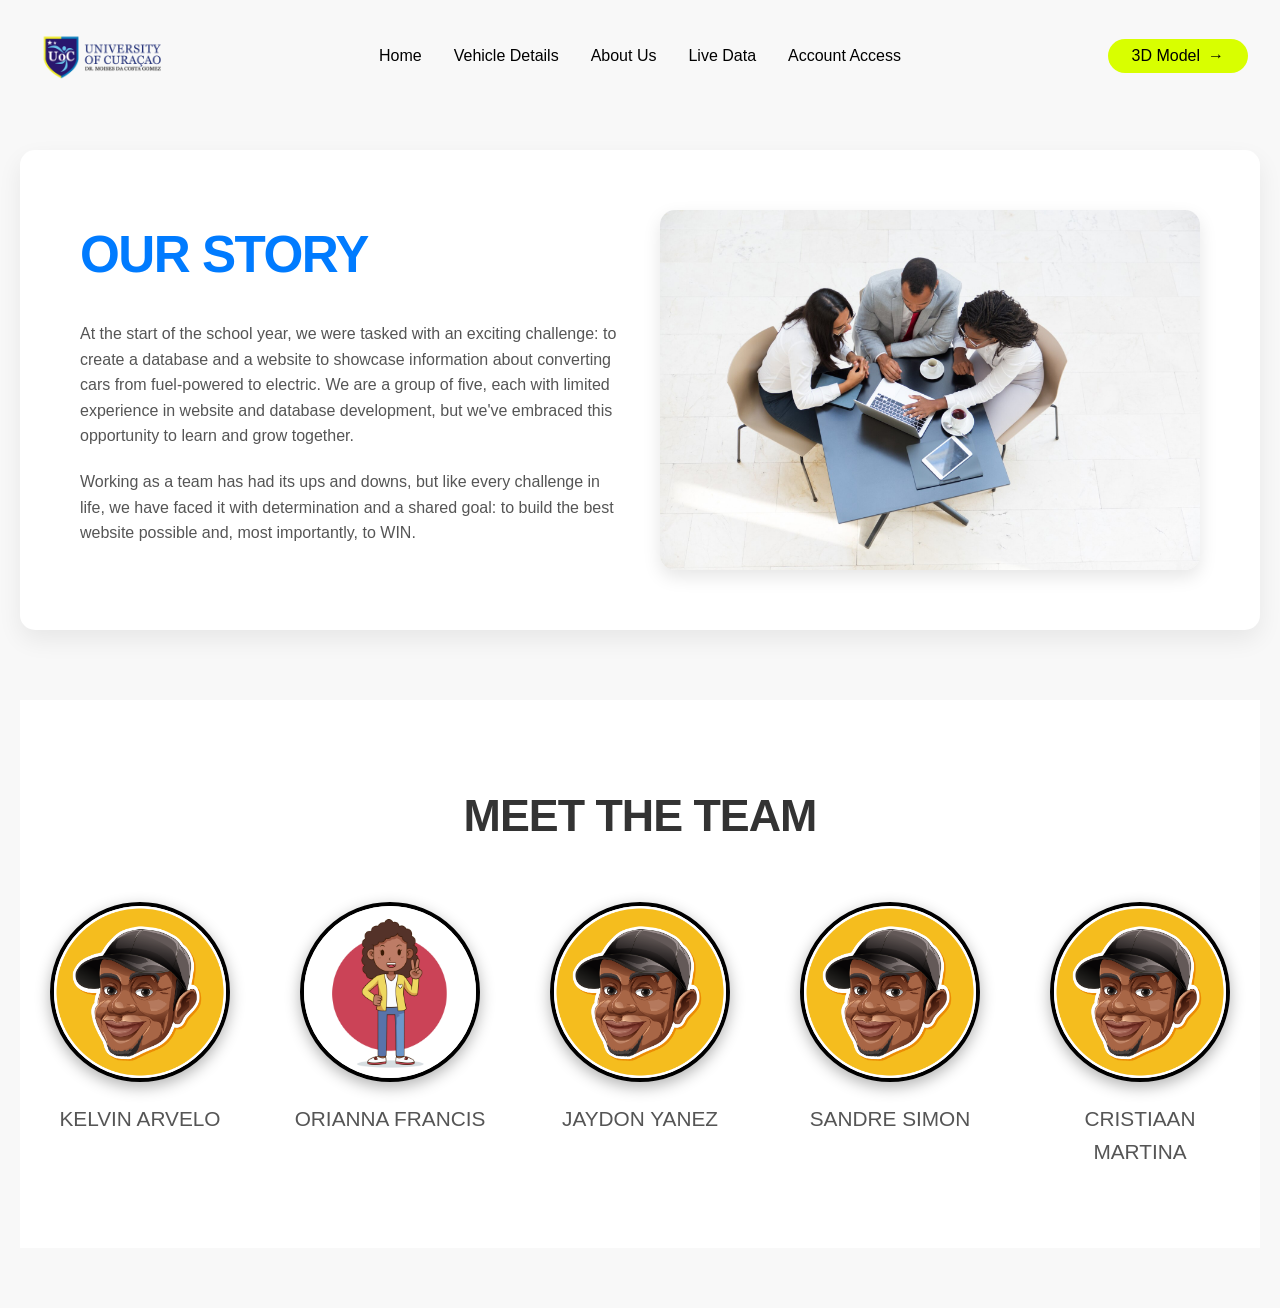
<file: project 3/about.html>
<!DOCTYPE html>
<html lang="en">
<head>
    <meta charset="UTF-8">
    <meta name="viewport" content="width=device-width, initial-scale=1.0">
    <title>Best Evolutions: Fuel to Future | About Us</title>
    <link rel="icon" type="image/png" href="assets/images/icons8-eco-fuel-100.png">
    <link rel="stylesheet" href="assets/css/reset.css">
    <link rel="stylesheet" href="assets/css/header.css">
    <link rel="stylesheet" href="assets/css/about.css"> <!-- We'll create this CSS file -->
</head>
<body>
    <nav class="custom-header">
        <div class="logo">
            <img src="assets/images/uoc-logo.png" alt="University of Curacao Logo" class="uoc-logo">
        </div>
        <ul class="nav-container">
            <li><a href="index.html" class="nav-item">Home</a></li>
            <li><a href="cardetails.html" class="nav-item">Vehicle Details</a></li> <!-- Changed "Car Details" -->
            <li><a href="about.html" class="nav-item">About Us</a></li>
            <li><a href="realtime.html" class="nav-item">Live Data</a></li>     <!-- Added "Live Data" link -->
            <li><a href="login.html" class="nav-item">Account Access</a></li> <!-- Changed "Sign In/Sign Up" -->
        </ul>
        <a href="3dmodel.html" class="three-d-btn">3D Model <span class="arrow">→</span></a>
    </nav>

    <main class="about-us-page">
        <section class="our-story">
            <div class="story-content">
                <h1>OUR STORY</h1>
                <p>At the start of the school year, we were tasked with an exciting challenge: to create a database and a website to showcase information about converting cars from fuel-powered to electric. We are a group of five, each with limited experience in website and database development, but we've embraced this opportunity to learn and grow together.</p>
                <p>Working as a team has had its ups and downs, but like every challenge in life, we have faced it with determination and a shared goal: to build the best website possible and, most importantly, to WIN.</p>
            </div>
            <div class="story-image">
                <img src="assets/images/group2.jpg" alt="Team Meeting" class="story-img">
            </div>
        </section>
        <section class="meet-the-team">
            <h2>MEET THE TEAM</h2>
            <div class="team-grid">
                <div class="team-member">
                    <img src="assets/images/persoon2.jpg" alt="Kelvin Arvelo" class="member-image">
                    <h3>KELVIN ARVELO</h3>
                </div>
                <div class="team-member">
                    <img src="assets/images/persoon1.jpg" alt="Orianna Francis" class="member-image">
                    <h3>ORIANNA FRANCIS</h3>
                </div>
                <div class="team-member">
                    <img src="assets/images/persoon2.jpg" alt="Jaydon Yanez" class="member-image">
                    <h3>JAYDON YANEZ</h3>
                </div>
                <div class="team-member">
                    <img src="assets/images/persoon2.jpg" alt="Sandre Simon" class="member-image">
                    <h3>SANDRE SIMON</h3>
                </div>
                <div class="team-member">
                    <img src="assets/images/persoon2.jpg" alt="Cristiaan Martina" class="member-image">
                    <h3>CRISTIAAN MARTINA</h3>
                </div>
            </div>
        </section>
    </main>
</body>
</html>
</file>
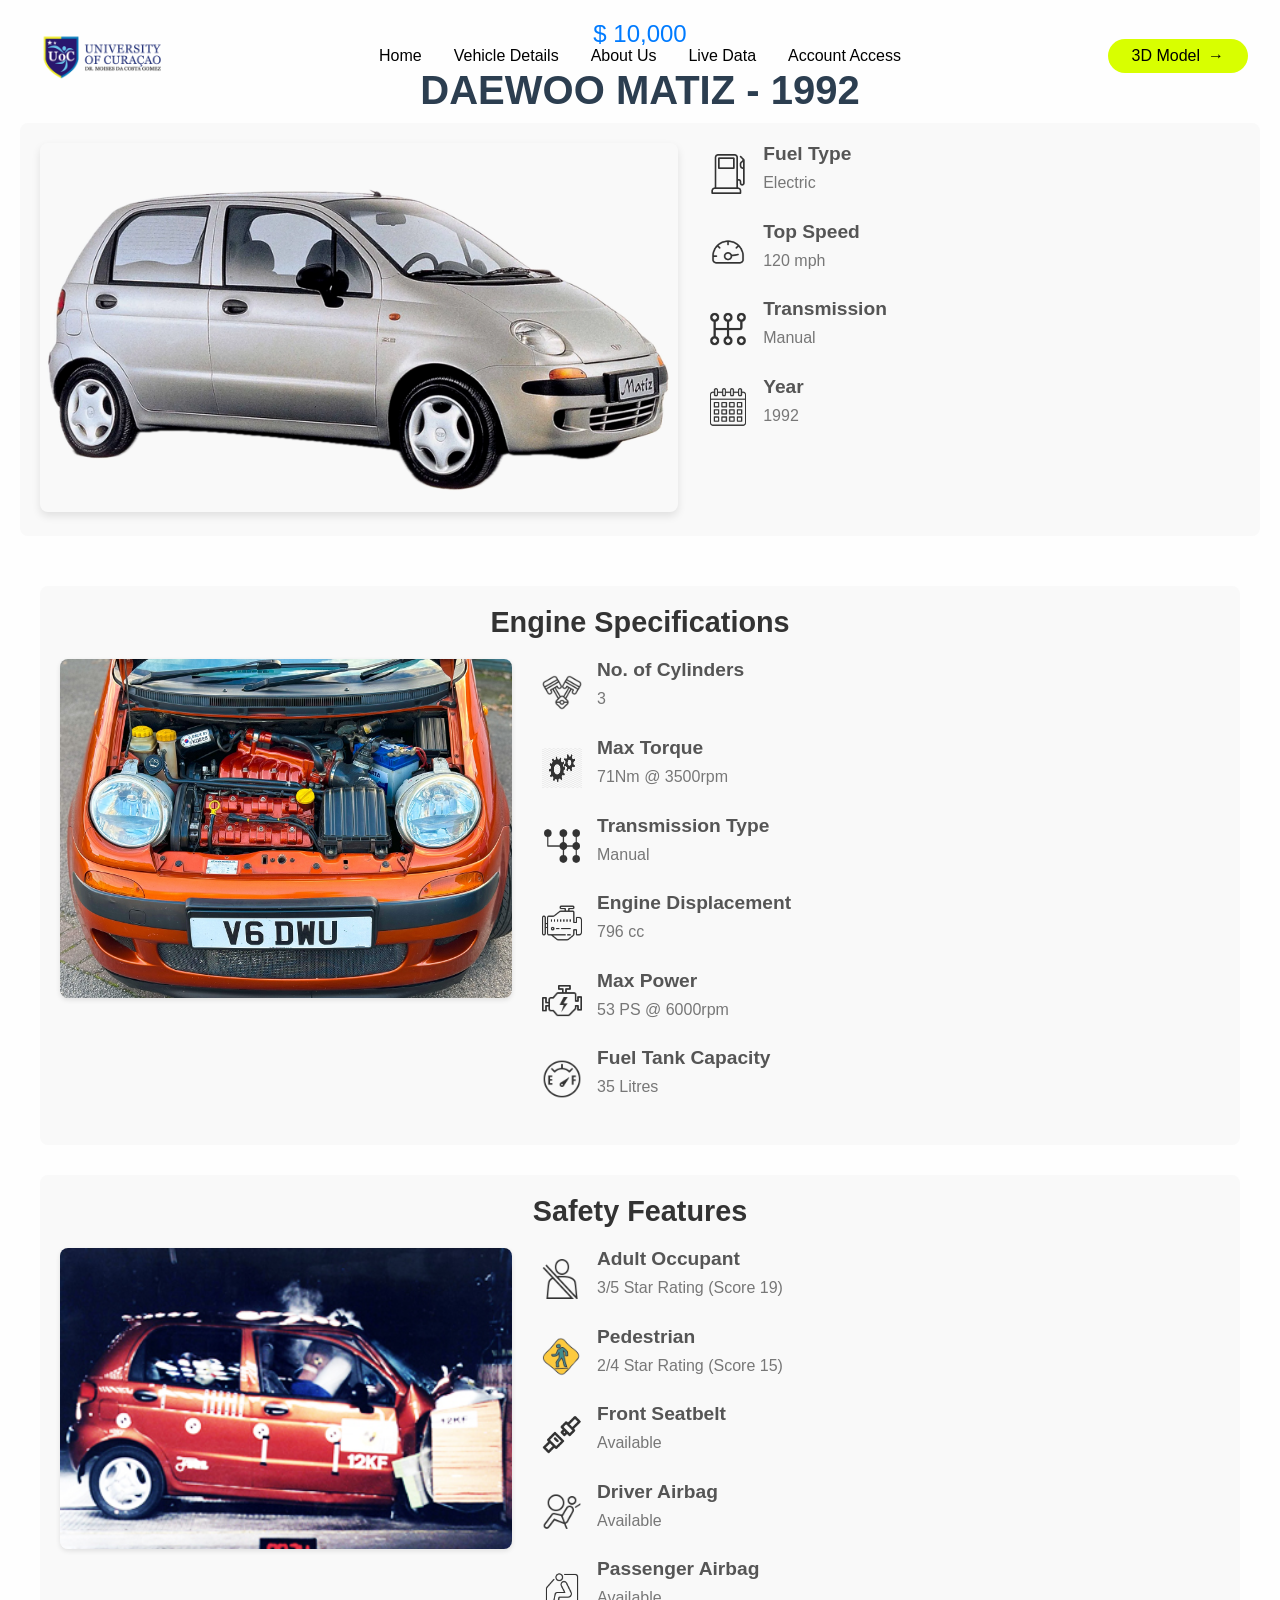
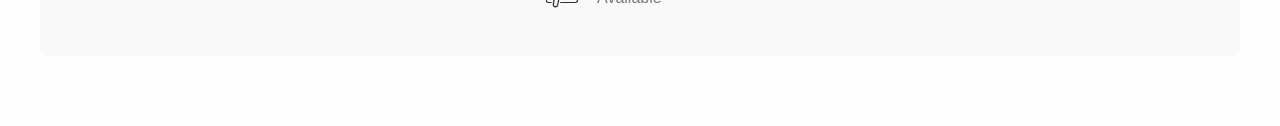
<file: project 3/cardetails.html>
<!DOCTYPE html>
<html lang="en">
<head>
    <meta charset="UTF-8">
    <meta name="viewport" content="width=device-width, initial-scale=1.0">
    <title>Best Evolutions: Fuel to Future | Car Details</title>
    <link rel="icon" type="image/png" href="assets/images/icons8-eco-fuel-100.png">
    <link rel="stylesheet" href="assets/css/reset.css">
    <link rel="stylesheet" href="assets/css/header.css">
    <link rel="stylesheet" href="assets/css/cardetails.css">
</head>
<body>
    <nav class="custom-header">
        <div class="logo">
            <img src="assets/images/uoc-logo.png" alt="University of Curacao Logo" class="uoc-logo">
        </div>
        <ul class="nav-container">
            <li><a href="index.html" class="nav-item">Home</a></li>
            <li><a href="cardetails.html" class="nav-item">Vehicle Details</a></li> <!-- Changed "Car Details" -->
            <li><a href="about.html" class="nav-item">About Us</a></li>
            <li><a href="realtime.html" class="nav-item">Live Data</a></li>     <!-- Added "Live Data" link -->
            <li><a href="login.html" class="nav-item">Account Access</a></li> <!-- Changed "Sign In/Sign Up" -->
        </ul>
        <a href="3dmodel.html" class="three-d-btn">3D Model <span class="arrow">→</span></a>
    </nav>

    <main class="car-details">
        <div class="car-info">
            <div class="price">$ 10,000</div>
            <h1>DAEWOO MATIZ - 1992</h1>
        </div>
        <div class="content-wrapper">
            <div class="car-image">
                <img src="assets/images/daewoo-matiz.png" alt="Daewoo Matiz 1992">
            </div>
            <div class="specifications">
                <div class="spec-item">
                    <img src="assets/images/fuel-icon.png" alt="Fuel Type">
                    <div class="spec-info">
                        <h3>Fuel Type</h3>
                        <p>Electric</p>
                    </div>
                </div>
                <div class="spec-item">
                    <img src="assets/images/speed-icon.png" alt="Top Speed">
                    <div class="spec-info">
                        <h3>Top Speed</h3>
                        <p>120 mph</p>
                    </div>
                </div>
                <div class="spec-item">
                    <img src="assets/images/transmission-icon.png" alt="Transmission">
                    <div class="spec-info">
                        <h3>Transmission</h3>
                        <p>Manual</p>
                    </div>
                </div>
                <div class="spec-item">
                    <img src="assets/images/year-icon.png" alt="Year">
                    <div class="spec-info">
                        <h3>Year</h3>
                        <p>1992</p>
                    </div>
                </div>
            </div>
        </div>
        <div class="additional-info">
            <section class="engine-specs detail-section">
                <h2>Engine Specifications</h2>
                <div class="detail-section-content">
                    <div class="detail-image">
                        <img src="assets/images/daewoo-matiz-enginebay.jpeg" alt="Daewoo Matiz Engine" class="feature-image">
                    </div>
                    <div class="detail-info">
                        <div class="specs-grid">
                            <div class="spec-item">
                                <img src="assets/images/cylinder-icon.png" alt="Cylinder Icon">
                                <div class="spec-info">
                                    <h3>No. of Cylinders</h3>
                                    <p>3</p>
                                </div>
                            </div>
                            <div class="spec-item">
                                <img src="assets/images/torque-icon.png" alt="Torque Icon">
                                <div class="spec-info">
                                    <h3>Max Torque</h3>
                                    <p>71Nm @ 3500rpm</p>
                                </div>
                            </div>
                            <div class="spec-item">
                                <img src="assets/images/icons8-transmission-64.png" alt="Transmission Icon">
                                <div class="spec-info">
                                    <h3>Transmission Type</h3>
                                    <p>Manual</p>
                                </div>
                            </div>
                            <div class="spec-item">
                                <img src="assets/images/icons8-engine-64.png" alt="Engine Icon">
                                <div class="spec-info">
                                    <h3>Engine Displacement</h3>
                                    <p>796 cc</p>
                                </div>
                            </div>
                            <div class="spec-item">
                                <img src="assets/images/icons8-engine-50.png" alt="Power Icon">
                                <div class="spec-info">
                                    <h3>Max Power</h3>
                                    <p>53 PS @ 6000rpm</p>
                                </div>
                            </div>
                            <div class="spec-item">
                                <img src="assets/images/icons8-full-tank-50.png" alt="Fuel Tank Icon">
                                <div class="spec-info">
                                    <h3>Fuel Tank Capacity</h3>
                                    <p>35 Litres</p>
                                </div>
                            </div>
                        </div>
                    </div>
                </div>
            </section>

            <section class="safety-specs detail-section">
                <h2>Safety Features</h2>
                <div class="detail-section-content">
                    <div class="detail-image">
                        <img src="assets/images/daewoo-matiz-frontcrashtest.jpg" alt="Daewoo Matiz Crash Test" class="feature-image">
                    </div>
                    <div class="detail-info">
                        <div class="specs-grid">
                            <div class="spec-item">
                                <img src="assets/images/icons8-passenger-50.png" alt="Adult Rating Icon">
                                <div class="spec-info">
                                    <h3>Adult Occupant</h3>
                                    <p>3/5 Star Rating (Score 19)</p>
                                </div>
                            </div>
                            <div class="spec-item">
                                <img src="assets/images/icons8-pedestrian-96.png" alt="Pedestrian Rating Icon">
                                <div class="spec-info">
                                    <h3>Pedestrian</h3>
                                    <p>2/4 Star Rating (Score 15)</p>
                                </div>
                            </div>
                            <div class="spec-item">
                                <img src="assets/images/icons8-safety-belt-64.png" alt="Seatbelt Icon">
                                <div class="spec-info">
                                    <h3>Front Seatbelt</h3>
                                    <p>Available</p>
                                </div>
                            </div>
                            <div class="spec-item">
                                <img src="assets/images/icons8-airbag-50.png" alt="Driver Airbag Icon">
                                <div class="spec-info">
                                    <h3>Driver Airbag</h3>
                                    <p>Available</p>
                                </div>
                            </div>
                            <div class="spec-item">
                                <img src="assets/images/icons8-passenger-airbag-64.png" alt="Passenger Airbag Icon">
                                <div class="spec-info">
                                    <h3>Passenger Airbag</h3>
                                    <p>Available</p>
                                </div>
                            </div>
                        </div>
                    </div>
                </div>
            </section>
        </div>
    </main>
</body>
</html>
</file>
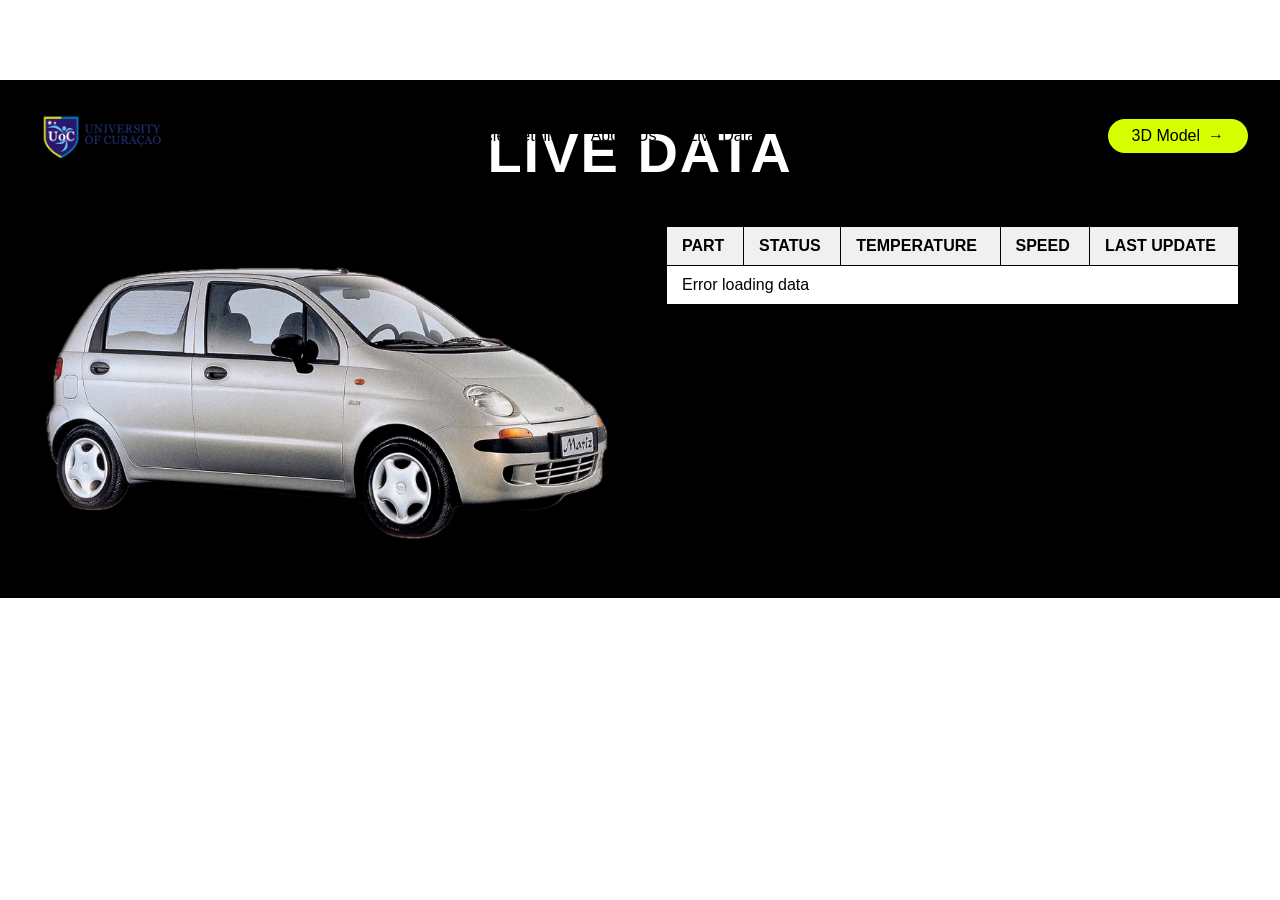
<file: project 3/realtime.html>
<!DOCTYPE html>
<html lang="en">
<head>
    <meta charset="UTF-8">
    <meta name="viewport" content="width=device-width, initial-scale=1.0">
    <title>Best Evolutions: Fuel to Future | Live Data</title>
    <link rel="icon" type="image/png" href="assets/images/icons8-eco-fuel-100.png">
    <link rel="stylesheet" href="assets/css/reset.css">
    <link rel="stylesheet" href="assets/css/header.css">
    <link rel="stylesheet" href="assets/css/realtime.css"> <!-- Link to realtime.css -->
</head>
<body>
    <nav class="custom-header">
        <div class="logo">
            <img src="assets/images/uoc-logo.png" alt="University of Curacao Logo" class="uoc-logo">
        </div>
        <ul class="nav-container">
            <li><a href="index.html" class="nav-item">Home</a></li>
            <li><a href="cardetails.html" class="nav-item">Vehicle Details</a></li>
            <li><a href="about.html" class="nav-item">About Us</a></li>
            <li><a href="realtime.html" class="nav-item active">Live Data</a></li>
            <li><a href="login.html" class="nav-item">Account Access</a></li>
        </ul>
        <a href="3dmodel.html" class="three-d-btn">3D Model <span class="arrow">→</span></a>
    </nav>

    <main class="realtime-page">
        <h1 class="realtime-title">LIVE DATA</h1>

        <div class="realtime-content">
            <div class="realtime-car-image">
                <img src="assets/images/daewoo-matiz.png" alt="Daewoo Matiz" class="car-img"> <!-- Placeholder car image -->
            </div>
            <div class="realtime-data-table">
                <table>
                    <thead>
                        <tr>
                            <th>Part</th>
                            <th>Status</th>
                            <th>Temperature</th>
                            <th>Speed</th>
                            <th>Last Update</th>
                        </tr>
                    </thead>
                    <tbody>
                        <!-- Data rows will be added here by JavaScript -->
                    </tbody>
                </table>
            </div>
        </div>
    </main>

    <script>
        document.addEventListener('DOMContentLoaded', function() {
            const dataTableBody = document.querySelector('.realtime-data-table tbody');
            // Replace 'YOUR_NGROK_URL_HERE' with your actual ngrok URL for the PHP script, including the auth parameter
            const ngrokApiUrl = 'https://123d-190-88-114-72.ngrok-free.app?auth=2sr3Yg63uYRsxG7rkBVIdf5jtG6_5PcGbX7bdBjXJisqn7yEn';

            fetch(ngrokApiUrl)
                .then(response => {
                    if (!response.ok) {
                        throw new Error(`HTTP error! status: ${response.status}`);
                    }
                    return response.json();
                })
                .then(data => {
                    if (data && Array.isArray(data)) {
                        data.forEach(rowData => {
                            const row = document.createElement('tr');
                            row.innerHTML = `
                                <td>${rowData.Part || 'N/A'}</td>
                                <td>${rowData.Status || 'N/A'}</td>
                                <td>${rowData.Temperature || 'N/A'}</td>
                                <td>${rowData.Speed || 'N/A'}</td>
                                <td>${rowData['Last Update'] || 'N/A'}</td> <!-- Adjust 'Last Update' if your actual column name is different -->
                            `;
                            dataTableBody.appendChild(row);
                        });
                    } else {
                        console.error('Data received is not in the expected format:', data);
                        dataTableBody.innerHTML = '<tr><td colspan="5">Error loading data</td></tr>'; // Display error in table
                    }
                })
                .catch(error => {
                    console.error('Fetch error:', error);
                    dataTableBody.innerHTML = '<tr><td colspan="5">Error loading data</td></tr>'; // Display error in table
                });
        });
    </script>
</body>
</html>
</file>
<file: project 3/assets/css/header.css>
/* Reset and base styles */
* {
    margin: 0;
    padding: 0;
    box-sizing: border-box;
    font-family: Arial, sans-serif;
}

/* Header Styles */
.custom-header {
    display: flex;
    justify-content: space-between;
    align-items: center;
    padding: 1rem 2rem;
    background-color: transparent; /* Transparent background */
    position: fixed;
    width: 100%;
    z-index: 1000;
}

.logo {
    display: flex;
    align-items: center;
}

.uoc-logo {
    height: 80px; /* Appropriate size for the UoC logo */
    width: auto;
}

/* Centering Navigation */
.nav-container {
    display: flex;
    gap: 2rem;
    list-style: none;
    padding: 0.5rem 1rem;
    background-color: transparent; /* Dark semi-transparent background */
    border-radius: 50px; /* Rounded container */
    align-items: center;
    position: absolute;
    left: 50%;
    transform: translateX(-50%);
}

.nav-item {
    text-decoration: none;
    color: black;
    font-size: 1rem;
    transition: color 0.3s ease;
}

.nav-item:hover {
    color: #d8ff00; /* Bright yellow on hover */
}

.three-d-btn {
    background-color: #d8ff00; /* Bright yellow button */
    color: black;
    padding: 0.5rem 1.5rem;
    border-radius: 50px;
    text-decoration: none;
    display: flex;
    align-items: center;
    font-size: 1rem;
    transition: all 0.3s ease;
}

.three-d-btn:hover {
    background-color: #c4e600; /* Slightly darker on hover */
}

.three-d-btn .arrow {
    margin-left: 0.5rem;
}

/* Hero section styles */
.hero {
    height: 100vh;
    width: 100vw;
    position: relative;
    overflow: hidden;
}

.hero-image {
    position: absolute;
    top: 0;
    left: 0;
    width: 100%;
    height: 100%;
    object-fit: cover;
}

.hero-content {
    position: absolute;
    top: 48%;
    left: 50%;
    transform: translate(-50%, -50%);
    text-align: center;
    color: white;
    z-index: 1;
    background: transparent;
}

.hero-content h1 {
    font-size: 14rem;
    margin-bottom: 1rem;
}

.hero-content p {
    font-size: 2.5rem;
    margin-bottom: 2rem;
}

/* Separate styling for CTA button */
.cta-button {
    display: inline-block;
    padding: 1.5rem 2.5rem;
    background: #4a5d45;
    color: white;
    text-decoration: none;
    border-radius: 4px;
    font-size: 1.5rem;
    transition: background-color 0.3s ease;
}

.cta-button:hover {
    background: #3a4d35;
}
</file>
<file: project 3/assets/css/about.css>
/* assets/css/about.css */

/* --- General About Us Page Styles --- */
.about-us-page {
    font-family: 'Segoe UI', Tahoma, Geneva, Verdana, sans-serif; /* Modern, clean font */
    color: #444; /* Slightly lighter dark gray */
    padding: 60px 20px; /* Increased top/bottom padding */
    background-color: #f8f8f8; /* Very light, warm gray background */
    line-height: 1.6; /* Default line height for better readability */
}

.about-us-page h1,
.about-us-page h2,
.about-us-page h3 {
    font-weight: 600; /* Semi-bold headings */
    margin-bottom: 20px;
    color: #333; /* Darker heading color */
}

.about-us-page p {
    margin-bottom: 20px;
    color: #555; /* Slightly lighter paragraph text */
}

/* --- Our Story Section --- */
.our-story {
    display: grid; /* Using CSS Grid for a cleaner layout */
    grid-template-columns: 1fr 1fr; /* Two equal columns for text and image */
    gap: 40px; /* Gap between columns */
    align-items: center; /* Vertically align content in grid */
    margin-bottom: 70px; /* Increased bottom margin */
    padding: 60px; /* Increased padding inside section */
    background-color: #ffffff; /* White background for story section */
    border-radius: 15px; /* More pronounced rounded corners */
    box-shadow: 0 10px 25px rgba(0, 0, 0, 0.07); /* Softer, wider shadow */
    margin-top: 90px; /* Adjust top margin to position below header */
}

.story-content {
    padding-right: 0; /* No extra padding on the right for text in grid */
}

.story-content h1 {
    font-size: 3.2em; /* Slightly adjusted heading size */
    margin-bottom: 25px;
    color: #007bff; /* Keep a primary blue, but can be changed */
    letter-spacing: -1.5px; /* Slightly tighter letter spacing */
    text-align: left; /* Ensure left alignment */
}

.story-image {
    /* Image container in grid - no flex needed */
    max-width: 100%; /* Image takes full width of its grid cell */
}

.story-img {
    width: 100%;
    height: auto;
    border-radius: 15px; /* Rounded corners for image */
    box-shadow: 0 7px 18px rgba(0, 0, 0, 0.1); /* Image shadow */
    object-fit: cover; /* Ensure image covers area nicely */
    display: block; /* Prevent extra space below image in some cases */
}

/* --- Meet the Team Section Styling --- */
.meet-the-team {
    background-color: #ffffff; /* White background for Meet the Team section - changed from dark */
    color: #444; /* Dark text color for this section - changed from white */
    padding: 80px 20px; /* Generous padding top/bottom, horizontal padding */
    text-align: center; /* Center align heading and content */
}

.meet-the-team h2 {
    font-size: 2.8em; /* Large heading size */
    color: #333; /* Dark heading color - changed from white */
    margin-bottom: 50px; /* Space below heading */
    font-weight: 700; /* Bold heading */
    letter-spacing: -1px; /* Slightly tighter letter spacing */
    text-transform: uppercase; /* Uppercase heading text */
}

.team-grid {
    display: grid; /* Use CSS Grid for team member layout */
    grid-template-columns: repeat(auto-fit, minmax(180px, 1fr)); /* Responsive grid columns */
    gap: 50px; /* Spacing between team members */
    justify-items: center; /* Center items horizontally in grid cells */
    max-width: 1200px; /* Limit width of team grid on large screens */
    margin: 0 auto; /* Center the team grid horizontally */
}

.team-member {
    display: flex;
    flex-direction: column; /* Stack image and name vertically */
    align-items: center; /* Center items horizontally within team member div */
}

.member-image {
    width: 180px; /* Fixed width for member images - adjust as needed */
    height: 180px; /* Fixed height for member images (square circles) */
    border-radius: 50%; /* Make images circular */
    object-fit: cover; /* Ensure images fill circle nicely */
    margin-bottom: 20px; /* Space between image and name */
    border: 4px solid #000; /* Black border around images - changed from white */
    box-shadow: 0 5px 15px rgba(0, 0, 0, 0.3); /* Shadow for image circles */
}

.team-member h3 {
    font-size: 1.3em; /* Size for team member names */
    color: #555; /* Darker gray color for names - changed from off-white */
    font-weight: 500; /* Medium font weight for names */
    margin-top: 0; /* Remove default margin-top if any */
    margin-bottom: 0; /* Remove default margin-bottom if any */
}


/* --- Responsive adjustments --- */
@media (max-width: 768px) {
    .about-us-page {
        padding: 40px 15px; /* Adjust page padding for smaller screens */
    }

    .our-story {
        grid-template-columns: 1fr; /* Stack columns on smaller screens */
        text-align: center; /* Center text in stacked layout */
        padding: 40px; /* Adjust section padding for smaller screens */
        margin-bottom: 50px; /* Adjust bottom margin for smaller screens */
        gap: 30px; /* Reduced gap in stacked layout */
        margin-top: 70px; /* Adjust top margin for smaller screens */
    }

    .story-content {
        padding-right: 0; /* Reset padding */
        margin-bottom: 30px; /* Add margin below text when stacked */
    }

    .story-content h1 {
        font-size: 2.8em; /* Adjust heading size for smaller screens */
        text-align: center; /* Center heading in stacked layout */
    }

    .story-image {
        max-width: 90%; /* Image width on smaller screens */
        margin: 0 auto; /* Center image in stacked layout */
    }

    .meet-the-team {
        padding: 60px 15px; /* Adjust padding for smaller screens */
    }

    .meet-the-team h2 {
        font-size: 2.4em; /* Adjust heading size on smaller screens */
        margin-bottom: 40px; /* Adjust heading margin on smaller screens */
    }

    .team-grid {
        grid-template-columns: repeat(auto-fit, minmax(140px, 1fr)); /* Smaller grid columns on smaller screens */
        gap: 30px; /* Reduced gap on smaller screens */
    }

    .member-image {
        width: 140px; /* Smaller image size on smaller screens */
        height: 140px;
    }

    .team-member h3 {
        font-size: 1.1em; /* Smaller name size on smaller screens */
    }
}
</file>
<file: project 3/assets/css/cardetails.css>
/* assets/css/cardetails.css */

/* --- General Car Details Page Styles --- */
.car-details {
    font-family: sans-serif;
    color: #333;
    padding: 20px;
    background-color: #fefefe; /* Very light background */
}

.car-details h1 {
    font-size: 2.5em;
    font-weight: bold;
    margin-bottom: 10px;
    color: #2c3e50; /* Darker heading color */
    text-align: center;
}

.car-details .price {
    font-size: 1.5em;
    color: #007bff; /* Example price color */
    text-align: center;
    margin-bottom: 20px;
}

.car-details p {
    line-height: 1.6;
    margin-bottom: 10px;
}

/* --- Content Wrapper (Image and Basic Specs) --- */
.content-wrapper {
    display: flex;
    align-items: flex-start; /* Align items to the start vertically */
    margin-bottom: 30px;
    padding: 20px;
    background-color: #f9f9f9; /* Light gray background for section */
    border-radius: 8px;
    gap: 30px; /* Spacing between image and specs */
}

.car-image {
    flex: 1.2; /* Take up more space for image */
    max-width: 60%; /* Limit max image width */
}

.car-image img {
    width: 100%;
    height: auto;
    border-radius: 8px;
    box-shadow: 0 4px 8px rgba(0, 0, 0, 0.1); /* Subtle shadow */
}

.specifications {
    flex: 1; /* Take up remaining space for specs */
}

.spec-item {
    display: flex;
    align-items: center;
    margin-bottom: 15px;
}

.spec-item img {
    width: 40px;
    height: 40px;
    margin-right: 15px;
    opacity: 0.8; /* Slightly faded icons */
}

.spec-info h3 {
    font-size: 1.2em;
    margin-bottom: 5px;
    font-weight: bold;
    color: #555; /* Dark gray spec title */
}

.spec-info p {
    font-size: 1em;
    color: #777; /* Lighter gray spec value */
}

/* --- Additional Info Section Wrapper --- */
.additional-info {
    padding: 20px;
}

.additional-info section {
    margin-bottom: 30px; /* Spacing between sections */
}

.additional-info h2 {
    font-size: 2em;
    margin-bottom: 20px;
    color: #2c3e50;
    text-align: center;
}

/* --- Styling for Detail Sections (Engine Specs, Safety Features) --- */
.detail-section {
    margin-bottom: 30px; /* Spacing between detail sections */
    padding: 20px;
    background-color: #f9f9f9; /* Light gray background for sections */
    border-radius: 8px;
}

.detail-section h2 {
    font-size: 1.8em;
    margin-bottom: 20px;
    color: #333;
    text-align: center; /* Center the section heading */
}

.detail-section-content {
    display: flex; /* Flexbox for image and info side-by-side */
    align-items: flex-start; /* Align items to the start vertically */
    gap: 30px; /* Spacing between image and info */
}

.detail-image {
    flex: 1; /* Image container takes up available space */
    max-width: 50%; /* Limit image width to half of the container */
}

.detail-image img {
    width: 100%;
    height: auto;
    border-radius: 8px; /* Rounded corners for images */
    box-shadow: 0 2px 5px rgba(0, 0, 0, 0.1); /* Subtle image shadow */
}

.detail-info {
    flex: 1.5; /* Info container takes up more space than image */
}

/* Adjustments for specs-grid within detail-info - reusing existing styles */
.detail-info .specs-grid {
    grid-template-columns: repeat(auto-fit, minmax(180px, 1fr)); /* Responsive grid columns */
    gap: 20px; /* Reduced gap within spec grid */
}

.detail-info .spec-item {
    /* Inheriting styles from existing .spec-item, can adjust if needed */
}

.detail-info .spec-info {
    /* Inheriting styles from existing .spec-info, can adjust if needed */
}

/* --- Responsive Adjustments (Example - you can expand on these) --- */
@media (max-width: 768px) {
    .content-wrapper {
        flex-direction: column; /* Stack image and specs on smaller screens */
        text-align: center; /* Center text when stacked */
    }

    .car-image {
        max-width: 90%; /* Wider image on smaller screens */
        margin: 0 auto 20px; /* Center image and add bottom margin */
    }

    .detail-section-content {
        flex-direction: column; /* Stack image and info in detail sections too */
        text-align: center;
    }

    .detail-image {
        max-width: 80%; /* Wider detail images on smaller screens */
        margin: 0 auto 20px;
    }
}
</file>
<file: project 3/assets/css/realtime.css>
/* assets/css/realtime.css */

.realtime-page {
    background-color: #000; /* Black background for the page */
    color: #fff; /* White text color */
    padding: 40px 20px; /* Padding around page content */
    font-family: sans-serif; /* Basic font */
    margin-top: 80px; /* Add margin-top to push content below header */
}

.realtime-title {
    font-size: 3.5em; /* Large title size */
    text-align: center; /* Center the title */
    margin-bottom: 40px; /* Spacing below the title */
    letter-spacing: 2px; /* Letter spacing for the title */
    font-weight: bold; /* Bold title text */
    text-transform: uppercase; /* Uppercase title */
}

.realtime-content {
    display: flex; /* Flexbox to arrange image and table side-by-side */
    align-items: flex-start; /* Align items to the start vertically */
    max-width: 1200px; /* Limit content width */
    margin: 0 auto; /* Center content horizontally */
    gap: 50px; /* Spacing between image and table */
}

.realtime-car-image {
    flex: 1; /* Image container takes up available space */
    max-width: 50%; /* Limit image width to half of container */
}

.realtime-car-image img {
    width: 100%;
    height: auto;
    display: block; /* Remove extra space below image */
}

.realtime-data-table {
    flex: 1; /* Table container takes up available space */
}

.realtime-data-table table {
    width: 100%; /* Table takes full width of its container */
    border-collapse: collapse; /* Single border for table */
    background-color: #fff; /* White table background */
    color: #000; /* Black text color for table */
    border: 2px solid #000; /* Black border for the table */
}

.realtime-data-table th,
.realtime-data-table td {
    border: 1px solid #000; /* Black border for table cells */
    padding: 10px 15px; /* Padding inside table cells */
    text-align: left; /* Left align text in cells */
}

.realtime-data-table th {
    font-weight: bold; /* Bold text for table headers */
    text-transform: uppercase; /* Uppercase table headers */
    background-color: #f0f0f0; /* Light gray background for headers */
}

/* --- Responsive Adjustments (Example - you can expand on these) --- */
@media (max-width: 768px) {
    .realtime-content {
        flex-direction: column; /* Stack image and table on smaller screens */
        align-items: center; /* Center items when stacked */
    }

    .realtime-car-image {
        max-width: 80%; /* Wider image on smaller screens */
        margin-bottom: 30px; /* Margin below image when stacked */
    }

    .realtime-title {
        font-size: 2.8em; /* Smaller title on smaller screens */
    }

    /* --- Add this new style for responsive table scrolling --- */
    .realtime-data-table {
        overflow-x: auto; /* Enable horizontal scroll if content overflows */
        display: block; /* Important: Ensure table behaves as a block for scrolling */
        max-width: 100%; /* Ensure table doesn't exceed container width */
    }
}
</file>
